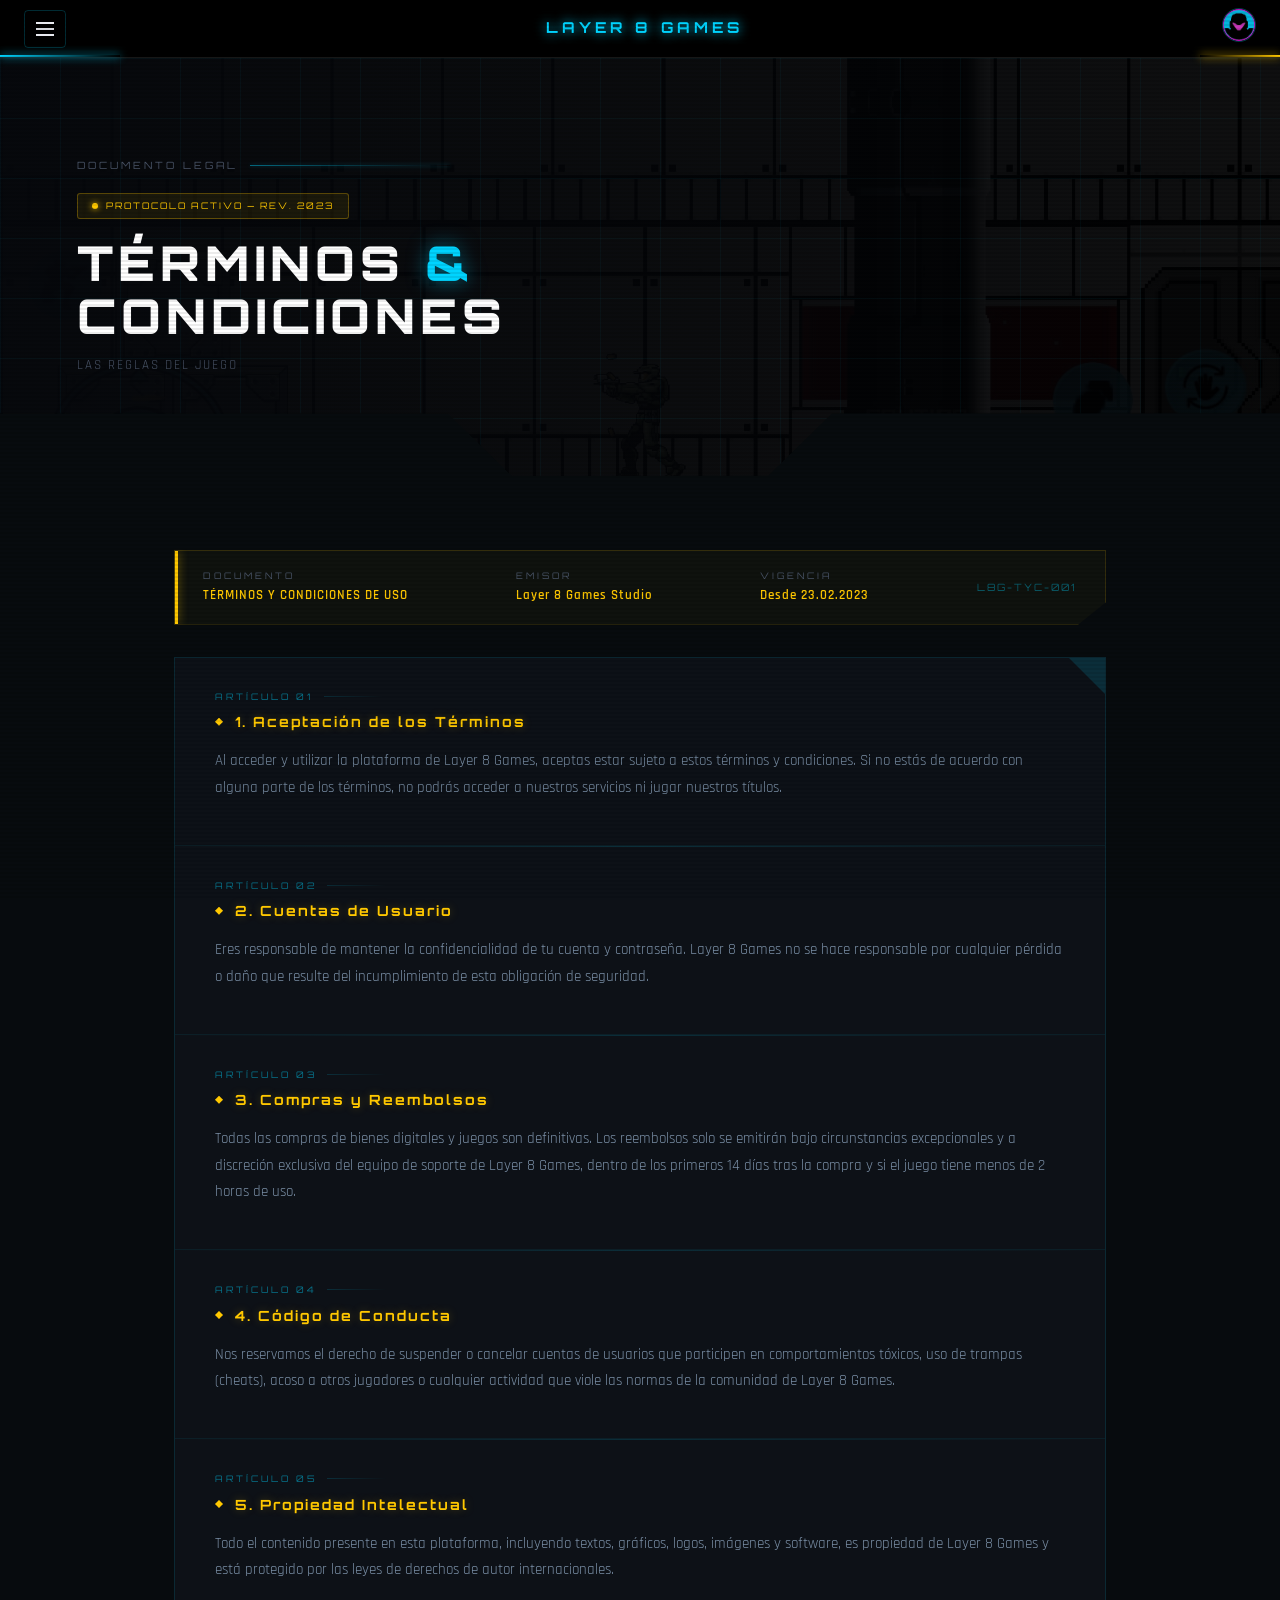
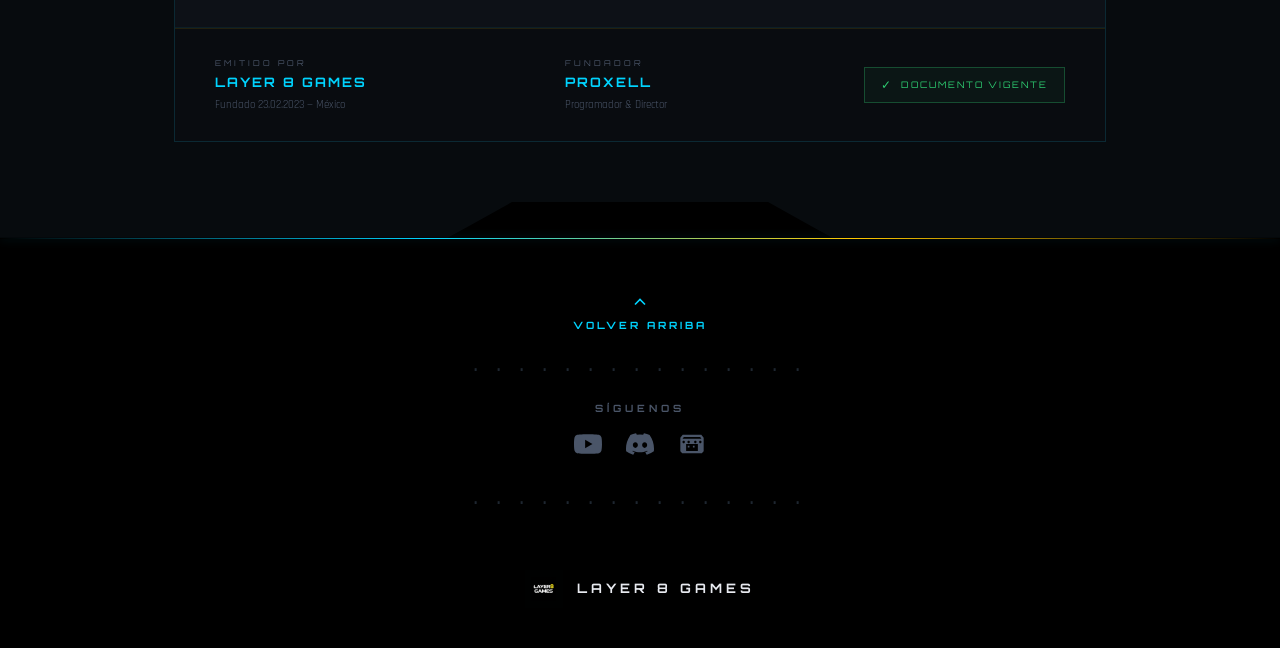
<file: T&C/T&C.html>
<!DOCTYPE html>
<html lang="es">
    <head>
    <meta charset="UTF-8">
    <meta name="viewport" content="width=device-width, initial-scale=1.0">

    <title>Términos y Condiciones - Layer8Games</title>
    <meta name="description" content="Términos y Condiciones de uso de Layer8Games.">

    <link href="https://fonts.googleapis.com/css2?family=Rajdhani:wght@400;600;700&family=Orbitron:wght@400;700;900&display=swap" rel="stylesheet">
    <link rel="stylesheet" href="T&C.css">
</head>
<body id="inicio">

    <nav class="top-nav">
        <button class="menu-btn" id="menuToggle" aria-label="Abrir menú">
            <svg width="24" height="24" viewBox="0 0 24 24" fill="none" stroke="currentColor" stroke-width="2">
                <line x1="3" y1="12" x2="21" y2="12"></line>
                <line x1="3" y1="6" x2="21" y2="6"></line>
                <line x1="3" y1="18" x2="21" y2="18"></line>
            </svg>
        </button>

        <div class="logo">
            <span class="logo-text">LAYER 8 GAMES</span>
        </div>

        <a href="#" class="login-link">
            <img src="../Iconologin.png" alt="Usuario" class="user-avatar">
        </a>
    </nav>

    <aside class="side-menu" id="sideMenu">
        <ul class="menu-links">
            <li><a href="/index.html">INICIO</a></li>
            <li><a href="../Noticias/Noticias.html">NOTICIAS</a></li>
            <li><a href="../Juegos/Juegos.html">JUEGOS</a></li>
            <li><a href="/T&C/T&C.html" class="active">T&C</a></li>
        </ul>
    </aside>

    <header class="hero-section">
        <img src="../Banner1.jpeg" class="hero-bg" alt="Fondo T&C">

        <div class="hero-content">
            <div class="hero-eyebrow">
                <span>DOCUMENTO LEGAL</span>
                <hr>
            </div>
            <div class="doc-badge">PROTOCOLO ACTIVO — REV. 2023</div>
            <h1 class="hero-title">TÉRMINOS <span class="accent">&</span><br>CONDICIONES</h1>
            <p class="hero-sub">LAS REGLAS DEL JUEGO</p>
        </div>
    </header>

    <br>

    <main class="container">

        <div class="doc-header">
            <div class="doc-meta">
                <span class="label">DOCUMENTO</span>
                <span class="value">TÉRMINOS Y CONDICIONES DE USO</span>
            </div>
            <div class="doc-meta">
                <span class="label">EMISOR</span>
                <span class="value">Layer 8 Games Studio</span>
            </div>
            <div class="doc-meta">
                <span class="label">VIGENCIA</span>
                <span class="value">Desde 23.02.2023</span>
            </div>
            <div class="doc-id">L8G-TYC-001</div>
        </div>

        <article class="card">
            <div class="tyc-content">

                <div class="tyc-section">
                    <div class="section-number">ARTÍCULO 01</div>
                    <h3>1. Aceptación de los Términos</h3>
                    <p class="tyc-text">Al acceder y utilizar la plataforma de Layer 8 Games, aceptas estar sujeto a estos términos y condiciones. Si no estás de acuerdo con alguna parte de los términos, no podrás acceder a nuestros servicios ni jugar nuestros títulos.</p>
                </div>

                <div class="section-divider"></div>

                <div class="tyc-section">
                    <div class="section-number">ARTÍCULO 02</div>
                    <h3>2. Cuentas de Usuario</h3>
                    <p class="tyc-text">Eres responsable de mantener la confidencialidad de tu cuenta y contraseña. Layer 8 Games no se hace responsable por cualquier pérdida o daño que resulte del incumplimiento de esta obligación de seguridad.</p>
                </div>

                <div class="section-divider"></div>

                <div class="tyc-section">
                    <div class="section-number">ARTÍCULO 03</div>
                    <h3>3. Compras y Reembolsos</h3>
                    <p class="tyc-text">Todas las compras de bienes digitales y juegos son definitivas. Los reembolsos solo se emitirán bajo circunstancias excepcionales y a discreción exclusiva del equipo de soporte de Layer 8 Games, dentro de los primeros 14 días tras la compra y si el juego tiene menos de 2 horas de uso.</p>
                </div>

                <div class="section-divider"></div>

                <div class="tyc-section">
                    <div class="section-number">ARTÍCULO 04</div>
                    <h3>4. Código de Conducta</h3>
                    <p class="tyc-text">Nos reservamos el derecho de suspender o cancelar cuentas de usuarios que participen en comportamientos tóxicos, uso de trampas (cheats), acoso a otros jugadores o cualquier actividad que viole las normas de la comunidad de Layer 8 Games.</p>
                </div>

                <div class="section-divider"></div>

                <div class="tyc-section">
                    <div class="section-number">ARTÍCULO 05</div>
                    <h3>5. Propiedad Intelectual</h3>
                    <p class="tyc-text">Todo el contenido presente en esta plataforma, incluyendo textos, gráficos, logos, imágenes y software, es propiedad de Layer 8 Games y está protegido por las leyes de derechos de autor internacionales.</p>
                </div>

                <div class="tyc-footer">
                    <div class="sign">
                        <span class="sign-label">EMITIDO POR</span>
                        <span class="sign-value">LAYER 8 GAMES</span>
                        <span class="sign-sub">Fundado 23.02.2023 — México</span>
                    </div>
                    <div class="sign">
                        <span class="sign-label">FUNDADOR</span>
                        <span class="sign-value">PROXELL</span>
                        <span class="sign-sub">Programador & Director</span>
                    </div>
                    <div class="accepted-badge">DOCUMENTO VIGENTE</div>
                </div>

            </div>
        </article>
    </main>

    <footer class="bottom-section">
        <a href="#inicio" class="scroll-top">
            <svg width="20" height="20" viewBox="0 0 24 24" fill="none" stroke="currentColor" stroke-width="2">
                <polyline points="18 15 12 9 6 15"></polyline>
            </svg>
            VOLVER ARRIBA
        </a>

        <div class="dotted-separator">. . . . . . . . . . . . . . .</div>

        <span class="follow-text">SÍGUENOS</span>

        <div class="social-container">
            <a href="https://www.youtube.com/" target="_blank" class="social-link" aria-label="YouTube">
                <svg viewBox="0 0 24 24"><path d="M23.498 6.186a3.016 3.016 0 0 0-2.122-2.136C19.505 3.545 12 3.545 12 3.545s-7.505 0-9.377.505A3.017 3.017 0 0 0 .502 6.186C0 8.07 0 12 0 12s0 3.93.502 5.814a3.016 3.016 0 0 0 2.122 2.136c1.871.505 9.376.505 9.376.505s7.505 0 9.377-.505a3.015 3.015 0 0 0 2.122-2.136C24 15.93 24 12 24 12s0-3.93-.502-5.814zM9.545 15.568V8.432L15.818 12l-6.273 3.568z"/></svg>
            </a>
            <a href="https://discord.gg/Bv2kGfJpZ" target="_blank" class="social-link" aria-label="Discord">
                <svg viewBox="0 0 24 24"><path d="M20.317 4.37a19.791 19.791 0 0 0-4.885-1.515.074.074 0 0 0-.079.037c-.21.375-.444.864-.608 1.25a18.27 18.27 0 0 0-5.487 0 12.64 12.64 0 0 0-.617-1.25.077.077 0 0 0-.079-.037A19.736 19.736 0 0 0 3.677 4.37a.07.07 0 0 0-.032.027C.533 9.046-.32 13.58.099 18.057a.082.082 0 0 0 .031.057 19.9 19.9 0 0 0 5.993 3.03.078.078 0 0 0 .084-.028c.462-.63.874-1.295 1.226-1.994a.076.076 0 0 0-.041-.106 13.107 13.107 0 0 1-1.872-.892.077.077 0 0 1-.008-.128 10.2 10.2 0 0 0 .372-.292.074.074 0 0 1 .077-.01c3.928 1.793 8.18 1.793 12.062 0a.074.074 0 0 1 .078.01c.12.098.246.198.373.292a.077.077 0 0 1-.006.127 12.299 12.299 0 0 1-1.873.892.077.077 0 0 0-.041.107c.36.698.772 1.362 1.225 1.993a.076.076 0 0 0 .084.028 19.839 19.839 0 0 0 6.002-3.03.077.077 0 0 0 .032-.054c.5-5.177-.838-9.674-3.549-13.66a.061.061 0 0 0-.031-.028zM8.02 15.33c-1.183 0-2.157-1.085-2.157-2.419 0-1.333.956-2.419 2.157-2.419 1.21 0 2.176 1.096 2.157 2.42 0 1.333-.956 2.418-2.157 2.418zm7.975 0c-1.183 0-2.157-1.085-2.157-2.419 0-1.333.955-2.419 2.157-2.419 1.21 0 2.176 1.096 2.157 2.42 0 1.333-.946 2.418-2.157 2.418z"/></svg>
            </a>
            <a href="https://itch.io/" target="_blank" class="social-link" aria-label="Itch.io">
                <svg viewBox="0 0 24 24"><path d="M4.04 4L2 6.645V18.17L3.606 20h16.788L22 18.171V6.646L19.96 4H4.04zm.968 2.05h13.984l1.101 1.442H3.907L5.008 6.05zm14.12 3.121c.583 0 1.06.476 1.06 1.059 0 .584-.477 1.061-1.06 1.061-.584 0-1.06-.477-1.06-1.061 0-.583.476-1.059 1.06-1.059zM4.872 9.171c.583 0 1.06.476 1.06 1.059 0 .584-.477 1.061-1.06 1.061-.584 0-1.06-.477-1.06-1.061 0-.583.476-1.059 1.06-1.059zm4.254 0c.584 0 1.06.476 1.06 1.059 0 .584-.476 1.061-1.06 1.061-.584 0-1.061-.477-1.061-1.061 0-.583.477-1.059 1.061-1.059zm5.748 0c.583 0 1.06.476 1.06 1.059 0 .584-.477 1.061-1.06 1.061-.583 0-1.06-.477-1.06-1.061 0-.583.477-1.059 1.06-1.059zm-7.904 2.872h10.06v5.856H6.97v-5.856zM8.384 13.5v1.444h1.417V13.5H8.384zm4.4 0v1.444h1.416V13.5h-1.416z"/></svg>
            </a>
        </div>

        <div class="dotted-separator">. . . . . . . . . . . . . . .</div>

        <div class="footer-bottom">
            <div class="footer-logo">
                <img src="../Layer8Gameslogo500x500.png" alt="Layer 8 Games Logo">
                <span>LAYER 8 GAMES</span>
            </div>
        </div>
    </footer>

    <script>
        /* Menú Lateral */
        const menuBtn = document.getElementById('menuToggle');
        const sideMenu = document.getElementById('sideMenu');

        menuBtn.addEventListener('click', () => {
            sideMenu.classList.toggle('open');
        });

        /* Efecto Glow al hacer click */
        document.addEventListener("click", function(e){
            const glow = document.createElement("div");
            glow.className = "click-glow";
            glow.style.left = e.clientX + "px";
            glow.style.top = e.clientY + "px";
            document.body.appendChild(glow);

            setTimeout(() => {
                glow.remove();
            }, 600);
        });
    </script>
</body>
</html>
</file>
<file: T&C/T&C.css>
/* =============================================
   LAYER8GAMES — T&C STYLESHEET
   Pega esto dentro de tu <style> en T&C.html
   ============================================= */

:root {
    --bg-dark:        #070b0e;
    --card-bg:        #0d1117;
    --accent-blue:    #00d4ff;
    --accent-yellow:  #ffc800;
    --text-main:      #e8eaf0;
    --text-muted:     #4a5568;
    --border-color:   rgba(0,212,255,0.12);
    --border-yellow:  rgba(255,200,0,0.15);
}

*, *::before, *::after {
    box-sizing: border-box;
    margin: 0;
    padding: 0;
}

html { scroll-behavior: smooth; }

body {
    background-color: var(--bg-dark);
    color: var(--text-main);
    font-family: 'Rajdhani', sans-serif;
    line-height: 1.5;
    overflow-x: hidden;
    cursor: crosshair;
}

/* ── SCANLINES (igual al index) ── */
body::after {
    content: '';
    position: fixed;
    inset: 0;
    background: repeating-linear-gradient(
        0deg,
        transparent,
        transparent 2px,
        rgba(0,0,0,0.08) 2px,
        rgba(0,0,0,0.08) 4px
    );
    pointer-events: none;
    z-index: 9998;
}

/* ── CLICK GLOW ── */
.click-glow {
    position: fixed;
    width: 20px;
    height: 20px;
    border-radius: 50%;
    background: radial-gradient(circle, rgba(0,212,255,0.9) 0%, rgba(0,212,255,0.4) 40%, transparent 70%);
    transform: translate(-50%, -50%);
    animation: clickGlowAnim 0.6s ease-out forwards;
    pointer-events: none;
    z-index: 9999;
}
@keyframes clickGlowAnim {
    0%   { transform: translate(-50%,-50%) scale(0.3); opacity: 1; }
    70%  { transform: translate(-50%,-50%) scale(3);   opacity: 0.6; }
    100% { transform: translate(-50%,-50%) scale(4);   opacity: 0; }
}

/* ══════════════════════════════════════════
   NAVEGACIÓN (igual al index)
══════════════════════════════════════════ */
.top-nav {
    display: flex;
    justify-content: space-between;
    align-items: center;
    background: #000000;
    border-bottom: 1px solid #1a1a1a;
    padding: 0 24px;
    height: 58px;
    position: sticky;
    top: 0;
    z-index: 1000;
}

/* Línea azul izquierda */
.top-nav::before {
    content: '';
    position: absolute;
    bottom: 0; left: 0;
    width: 120px; height: 2px;
    background: linear-gradient(90deg, var(--accent-blue), transparent);
    box-shadow: 0 0 8px var(--accent-blue);
}

/* Línea amarilla derecha */
.top-nav::after {
    content: '';
    position: absolute;
    bottom: 0; right: 0;
    width: 80px; height: 2px;
    background: linear-gradient(270deg, var(--accent-yellow), transparent);
    box-shadow: 0 0 8px var(--accent-yellow);
}

.menu-btn {
    background: transparent;
    border: 1px solid rgba(0,212,255,0.2);
    border-radius: 4px;
    color: var(--text-main);
    cursor: pointer;
    padding: 6px 8px;
    transition: border-color 0.3s, background 0.3s;
    display: flex;
    align-items: center;
}
.menu-btn:hover {
    border-color: var(--accent-blue);
    background: rgba(0,212,255,0.07);
}

.logo-text {
    font-family: 'Orbitron', sans-serif;
    font-size: 15px;
    font-weight: 700;
    letter-spacing: 4px;
    color: var(--accent-blue);
    text-shadow: 0 0 12px var(--accent-blue);
}

.user-avatar {
    width: 34px; height: 34px;
    border-radius: 50%;
    border: 1px solid rgba(0,212,255,0.3);
    object-fit: cover;
    transition: border-color 0.3s, box-shadow 0.3s;
}
.user-avatar:hover {
    border-color: var(--accent-blue);
    box-shadow: 0 0 12px rgba(0,212,255,0.4);
}

/* ══════════════════════════════════════════
   MENÚ LATERAL
══════════════════════════════════════════ */
.side-menu {
    position: fixed;
    top: 57px;
    left: -250px;
    width: 250px;
    height: calc(100vh - 57px);
    background-color: #0a0d10;
    border-right: 1px solid var(--border-color);
    transition: left 0.3s ease-in-out;
    z-index: 999;
    padding: 20px;
}
.side-menu.open { left: 0; }

.menu-links { list-style: none; }
.menu-links li { margin-bottom: 15px; }
.menu-links a {
    color: var(--text-main);
    text-decoration: none;
    font-size: 1.2rem;
    font-weight: 600;
    letter-spacing: 1px;
    transition: color 0.2s;
}
.menu-links a:hover,
.menu-links a.active { color: var(--accent-blue); }

/* ══════════════════════════════════════════
   HERO T&C
══════════════════════════════════════════ */
.hero-section {
    position: relative;
    min-height: 42vh;
    display: flex;
    align-items: center;
    padding: 100px 6%;
    clip-path: polygon(0 0, 100% 0, 100% 85%, 65% 85%, 60% 100%, 40% 100%, 35% 85%, 0 85%);
    margin-bottom: -10px;
    overflow: hidden;
    background: #000;
}

.hero-bg {
    position: absolute;
    inset: 0;
    width: 100%; height: 100%;
    object-fit: cover;
    opacity: 0.18;
    filter: brightness(0.5) saturate(0.6);
    z-index: 0;
}

/* Gradiente oscuro sobre la imagen */
.hero-section::before {
    content: '';
    position: absolute; inset: 0;
    background: linear-gradient(105deg,
        rgba(6,8,12,0.97) 0%,
        rgba(6,8,12,0.6) 50%,
        rgba(6,8,12,0.1) 100%);
    z-index: 1;
}

/* Grid decorativa de fondo */
.hero-section::after {
    content: '';
    position: absolute; inset: 0;
    background-image:
        linear-gradient(rgba(0,212,255,0.04) 1px, transparent 1px),
        linear-gradient(90deg, rgba(0,212,255,0.04) 1px, transparent 1px);
    background-size: 60px 60px;
    z-index: 1;
    pointer-events: none;
}

.hero-content {
    position: relative;
    z-index: 3;
    max-width: 700px;
}

.hero-eyebrow {
    display: flex;
    align-items: center;
    gap: 12px;
    margin-bottom: 20px;
}
.hero-eyebrow span {
    font-family: 'Orbitron', sans-serif;
    font-size: 10px;
    color: var(--text-muted);
    letter-spacing: 3px;
}
.hero-eyebrow hr {
    flex: 1;
    max-width: 200px;
    border: none;
    height: 1px;
    background: linear-gradient(90deg, rgba(0,212,255,0.5), transparent);
    box-shadow: 0 0 4px rgba(0,212,255,0.3);
}

.doc-badge {
    display: inline-flex;
    align-items: center;
    gap: 8px;
    background: rgba(255,200,0,0.08);
    border: 1px solid rgba(255,200,0,0.3);
    border-radius: 3px;
    padding: 5px 14px;
    font-family: 'Orbitron', sans-serif;
    font-size: 9px;
    letter-spacing: 2px;
    color: var(--accent-yellow);
    margin-bottom: 18px;
}
.doc-badge::before {
    content: '';
    display: inline-block;
    width: 6px; height: 6px;
    border-radius: 50%;
    background: var(--accent-yellow);
    box-shadow: 0 0 6px var(--accent-yellow);
    animation: badgePulse 2s ease-in-out infinite;
}
@keyframes badgePulse {
    0%, 100% { opacity: 1; }
    50% { opacity: 0.4; }
}

.hero-title {
    font-family: 'Orbitron', sans-serif;
    font-size: clamp(22px, 5vw, 48px);
    font-weight: 900;
    letter-spacing: 5px;
    color: #fff;
    line-height: 1.1;
    margin-bottom: 14px;
}
.hero-title .accent {
    color: var(--accent-blue);
    text-shadow: 0 0 20px rgba(0,212,255,0.5);
}

.hero-sub {
    font-family: 'Rajdhani', sans-serif;
    font-size: 13px;
    color: var(--text-muted);
    letter-spacing: 2px;
    text-transform: uppercase;
}

/* ══════════════════════════════════════════
   CONTAINER
══════════════════════════════════════════ */
.container {
    max-width: 980px;
    margin: 60px auto;
    padding: 0 24px;
}

/* ══════════════════════════════════════════
   CABECERA DEL DOCUMENTO
══════════════════════════════════════════ */
.doc-header {
    display: flex;
    align-items: center;
    justify-content: space-between;
    flex-wrap: wrap;
    gap: 16px;
    border: 1px solid var(--border-yellow);
    background: rgba(255,200,0,0.03);
    padding: 18px 28px;
    margin-bottom: 32px;
    position: relative;
    clip-path: polygon(0 0, 100% 0, 100% 70%, 97% 100%, 0 100%);
}
.doc-header::before {
    content: '';
    position: absolute;
    left: 0; top: 0; bottom: 0;
    width: 3px;
    background: var(--accent-yellow);
    box-shadow: 0 0 10px rgba(255,200,0,0.6);
}

.doc-meta { display: flex; flex-direction: column; gap: 4px; }
.doc-meta .label {
    font-family: 'Orbitron', sans-serif;
    font-size: 9px;
    letter-spacing: 3px;
    color: var(--text-muted);
}
.doc-meta .value {
    font-size: 13px;
    color: var(--accent-yellow);
    font-weight: 600;
    letter-spacing: 1px;
}
.doc-id {
    font-family: 'Orbitron', sans-serif;
    font-size: 10px;
    color: rgba(0,212,255,0.4);
    letter-spacing: 2px;
    align-self: center;
}

/* ══════════════════════════════════════════
   CARD PRINCIPAL
══════════════════════════════════════════ */
.card {
    background: var(--card-bg);
    border: 1px solid var(--border-color);
    position: relative;
    overflow: hidden;
}

/* Esquina decorativa cortada */
.card::before {
    content: '';
    position: absolute;
    top: 0; right: 0;
    width: 0; height: 0;
    border-top: 36px solid rgba(0,212,255,0.15);
    border-left: 36px solid transparent;
    pointer-events: none;
    z-index: 1;
}

/* ══════════════════════════════════════════
   SECCIONES DE T&C
══════════════════════════════════════════ */
.tyc-content { padding: 0; }

.tyc-section {
    border-bottom: 1px solid rgba(0,212,255,0.07);
    padding: 32px 40px;
    position: relative;
}
.tyc-section:last-child { border-bottom: none; }

.section-number {
    font-family: 'Orbitron', sans-serif;
    font-size: 9px;
    letter-spacing: 3px;
    color: var(--accent-blue);
    opacity: 0.5;
    margin-bottom: 8px;
    display: flex;
    align-items: center;
    gap: 10px;
}
.section-number::after {
    content: '';
    display: inline-block;
    width: 60px;
    height: 1px;
    background: linear-gradient(90deg, rgba(0,212,255,0.3), transparent);
}

.tyc-section h3,
.section-title {
    font-family: 'Orbitron', sans-serif;
    font-size: 14px;
    font-weight: 700;
    letter-spacing: 2px;
    color: var(--accent-yellow);
    text-shadow: 0 0 10px rgba(255,200,0,0.25);
    margin-bottom: 16px;
    display: flex;
    align-items: center;
    gap: 12px;
}
.tyc-section h3::before,
.section-title::before {
    content: '';
    display: inline-block;
    width: 8px; height: 8px;
    background: var(--accent-yellow);
    box-shadow: 0 0 8px rgba(255,200,0,0.6);
    clip-path: polygon(50% 0%, 100% 50%, 50% 100%, 0% 50%);
    flex-shrink: 0;
}

/* Texto principal */
.tyc-text,
.tyc-section p {
    color: #7a8fa6;
    font-size: 15px;
    line-height: 1.75;
    font-weight: 400;
    margin-bottom: 12px;
}
.tyc-text strong,
.tyc-section p strong { color: var(--text-main); font-weight: 600; }

/* Lista estilizada */
.tyc-list {
    list-style: none;
    margin-top: 14px;
    display: flex;
    flex-direction: column;
    gap: 10px;
}
.tyc-list li {
    display: flex;
    gap: 12px;
    align-items: flex-start;
    color: #7a8fa6;
    font-size: 15px;
    line-height: 1.6;
}
.tyc-list li::before {
    content: '▶';
    font-size: 8px;
    color: var(--accent-blue);
    margin-top: 5px;
    flex-shrink: 0;
    opacity: 0.7;
}

/* Box de alerta (rojo — prohibiciones, advertencias) */
.tyc-alert {
    background: rgba(255,60,60,0.06);
    border: 1px solid rgba(255,60,60,0.2);
    border-left: 3px solid #ff3c3c;
    padding: 16px 20px;
    margin-top: 16px;
}
.tyc-alert .alert-label {
    font-family: 'Orbitron', sans-serif;
    font-size: 9px;
    letter-spacing: 2px;
    color: #ff3c3c;
    margin-bottom: 8px;
    display: block;
}
.tyc-alert p {
    color: #9aaabb;
    font-size: 14px;
    line-height: 1.7;
    margin: 0;
}

/* Box de info (azul — notas, aclaraciones) */
.tyc-info {
    background: rgba(0,212,255,0.04);
    border: 1px solid rgba(0,212,255,0.15);
    border-left: 3px solid var(--accent-blue);
    padding: 16px 20px;
    margin-top: 16px;
}
.tyc-info .info-label {
    font-family: 'Orbitron', sans-serif;
    font-size: 9px;
    letter-spacing: 2px;
    color: var(--accent-blue);
    margin-bottom: 8px;
    display: block;
}
.tyc-info p {
    color: #9aaabb;
    font-size: 14px;
    line-height: 1.7;
    margin: 0;
}

/* Separador entre secciones */
.section-divider {
    height: 1px;
    background: linear-gradient(90deg, transparent, rgba(0,212,255,0.15), transparent);
    margin: 0;
}

/* ══════════════════════════════════════════
   FIRMA / CIERRE DEL DOCUMENTO
══════════════════════════════════════════ */
.tyc-footer {
    padding: 28px 40px;
    display: flex;
    align-items: center;
    justify-content: space-between;
    flex-wrap: wrap;
    gap: 16px;
    background: rgba(0,0,0,0.3);
    border-top: 1px solid rgba(255,200,0,0.1);
}
.tyc-footer .sign {
    display: flex;
    flex-direction: column;
    gap: 4px;
}
.tyc-footer .sign-label {
    font-family: 'Orbitron', sans-serif;
    font-size: 8px;
    letter-spacing: 3px;
    color: var(--text-muted);
}
.tyc-footer .sign-value {
    font-family: 'Orbitron', sans-serif;
    font-size: 13px;
    font-weight: 700;
    color: var(--accent-blue);
    letter-spacing: 2px;
}
.tyc-footer .sign-sub {
    font-size: 11px;
    color: var(--text-muted);
}

.accepted-badge {
    display: flex;
    align-items: center;
    gap: 8px;
    font-family: 'Orbitron', sans-serif;
    font-size: 9px;
    letter-spacing: 2px;
    color: #2ecc71;
    border: 1px solid rgba(46,204,113,0.3);
    padding: 8px 16px;
    background: rgba(46,204,113,0.05);
}
.accepted-badge::before {
    content: '✓';
    font-size: 12px;
}

/* ══════════════════════════════════════════
   FOOTER
══════════════════════════════════════════ */
.bottom-section {
    width: 100%;
    background: #000;
    clip-path: polygon(0 8%, 35% 8%, 40% 0, 60% 0, 65% 8%, 100% 8%, 100% 100%, 0 100%);
    margin-top: 60px;
    display: flex;
    flex-direction: column;
    align-items: center;
    padding: 90px 24px 40px;
    position: relative;
}
.bottom-section::before {
    content: '';
    position: absolute;
    top: 8%; left: 0; right: 0;
    height: 1px;
    background: linear-gradient(90deg, transparent, var(--accent-blue), var(--accent-yellow), transparent);
    box-shadow: 0 0 8px rgba(0,212,255,0.3);
}

.scroll-top {
    color: var(--accent-blue);
    text-decoration: none;
    font-family: 'Orbitron', sans-serif;
    font-size: 10px;
    font-weight: 700;
    letter-spacing: 3px;
    display: flex;
    flex-direction: column;
    align-items: center;
    gap: 6px;
    transition: color 0.3s, text-shadow 0.3s;
}
.scroll-top:hover {
    color: #fff;
    text-shadow: 0 0 8px var(--accent-blue);
}

.dotted-separator {
    color: #1e2630;
    letter-spacing: 8px;
    font-weight: 700;
    margin: 22px 0;
    user-select: none;
}

.follow-text {
    font-family: 'Orbitron', sans-serif;
    color: var(--text-muted);
    font-size: 10px;
    font-weight: 700;
    letter-spacing: 4px;
    margin-bottom: 14px;
}

.social-container { display: flex; gap: 24px; }
.social-link {
    color: var(--text-muted);
    transition: color 0.3s, transform 0.3s, filter 0.3s;
    display: block;
}
.social-link svg { width: 28px; height: 28px; fill: currentColor; }
.social-link:hover {
    color: var(--accent-yellow);
    transform: translateY(-5px);
    filter: drop-shadow(0 0 6px rgba(255,200,0,0.5));
}

.footer-bottom {
    width: 90%;
    max-width: 1300px;
    display: flex;
    justify-content: center;
    align-items: center;
    margin-top: 36px;
}
.footer-logo { display: flex; align-items: center; gap: 14px; }
.footer-logo img { height: 38px; width: auto; }
.footer-logo span {
    font-family: 'Orbitron', sans-serif;
    font-size: 13px;
    font-weight: 700;
    letter-spacing: 4px;
    color: var(--text-main);
}

/* ══════════════════════════════════════════
   RESPONSIVE
══════════════════════════════════════════ */
@media (max-width: 900px) {
    .hero-section {
        padding: 120px 6% 120px;
        min-height: auto;
        clip-path: polygon(0 0, 100% 0, 100% 90%, 70% 90%, 65% 100%, 35% 100%, 30% 90%, 0 90%);
    }
    .hero-title {
        font-size: clamp(20px, 8vw, 36px);
        letter-spacing: 3px;
    }
    .doc-header {
        flex-direction: column;
        align-items: flex-start;
        clip-path: none;
    }
    .tyc-section { padding: 24px 20px; }
    .tyc-footer {
        flex-direction: column;
        align-items: flex-start;
        padding: 24px 20px;
    }
    .bottom-section {
        clip-path: polygon(0 5%, 30% 5%, 35% 0, 65% 0, 70% 5%, 100% 5%, 100% 100%, 0 100%);
        padding-top: 80px;
    }
}
</file>
